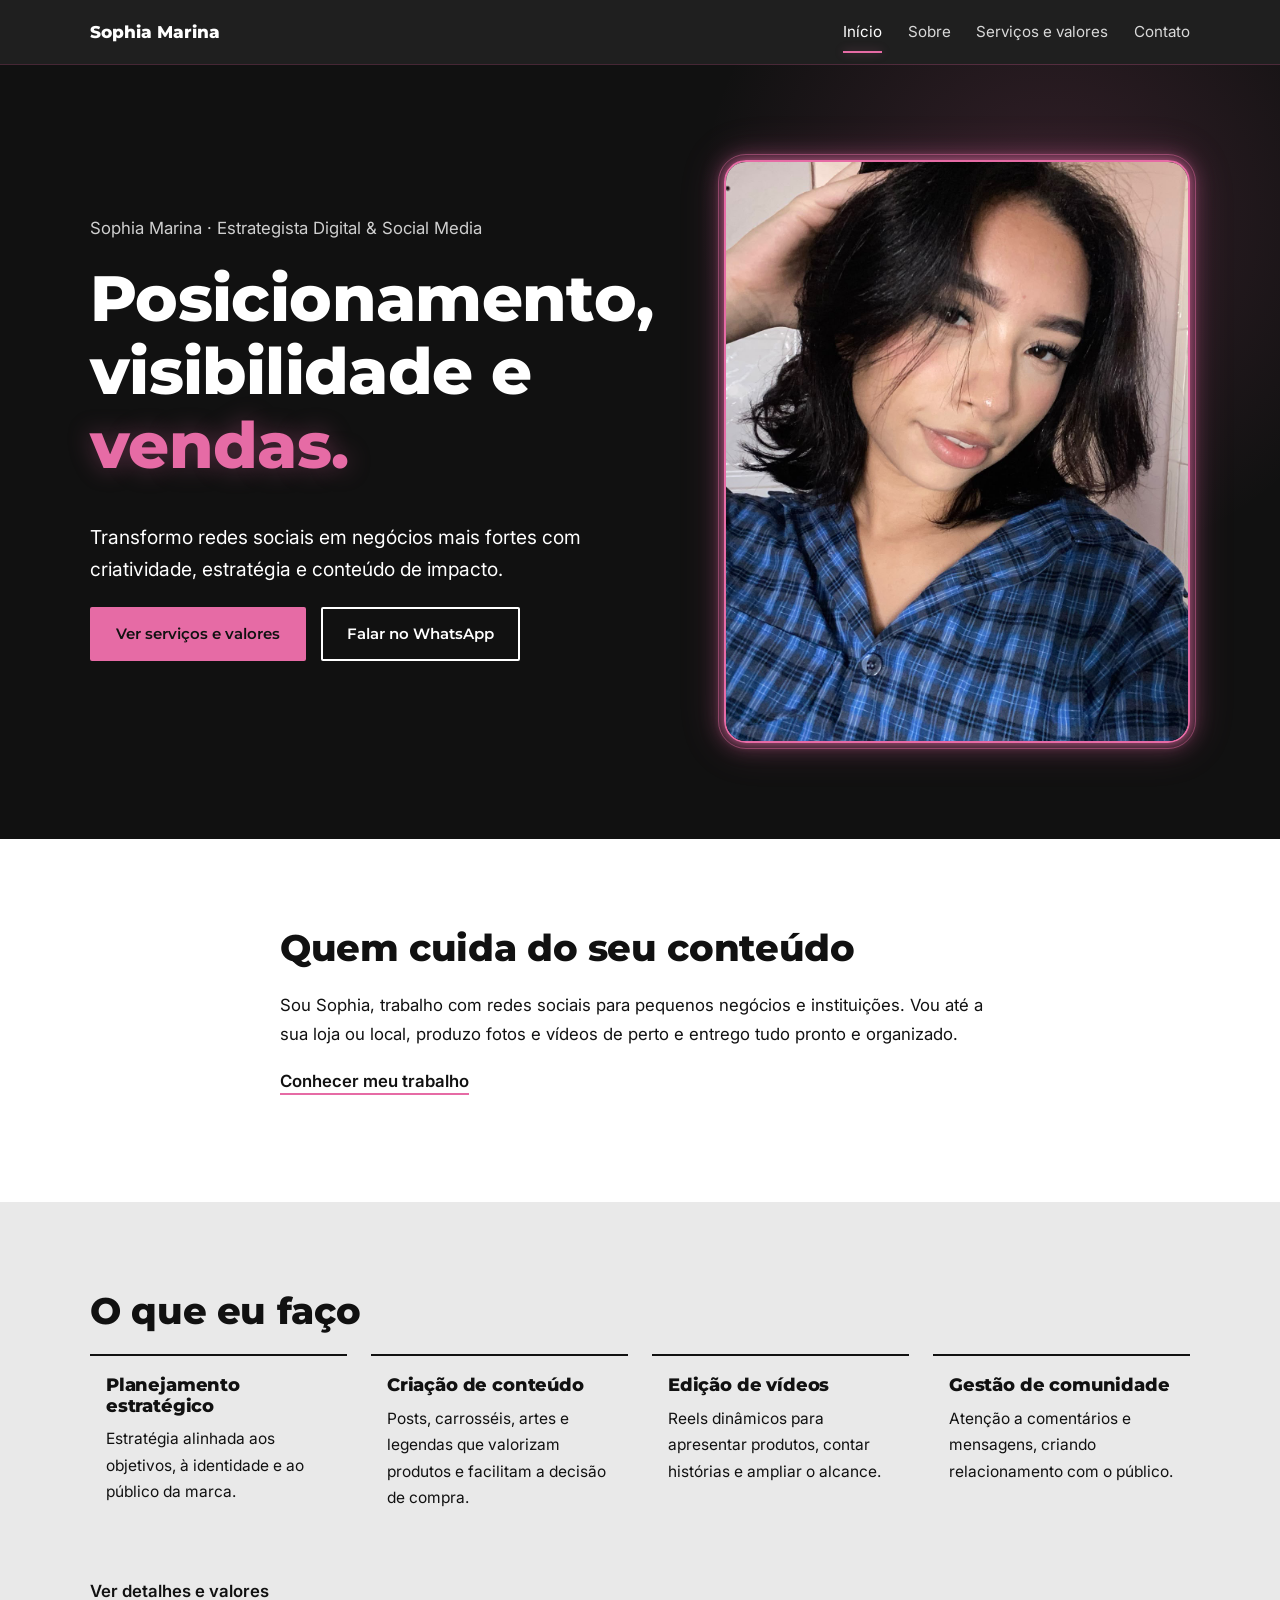
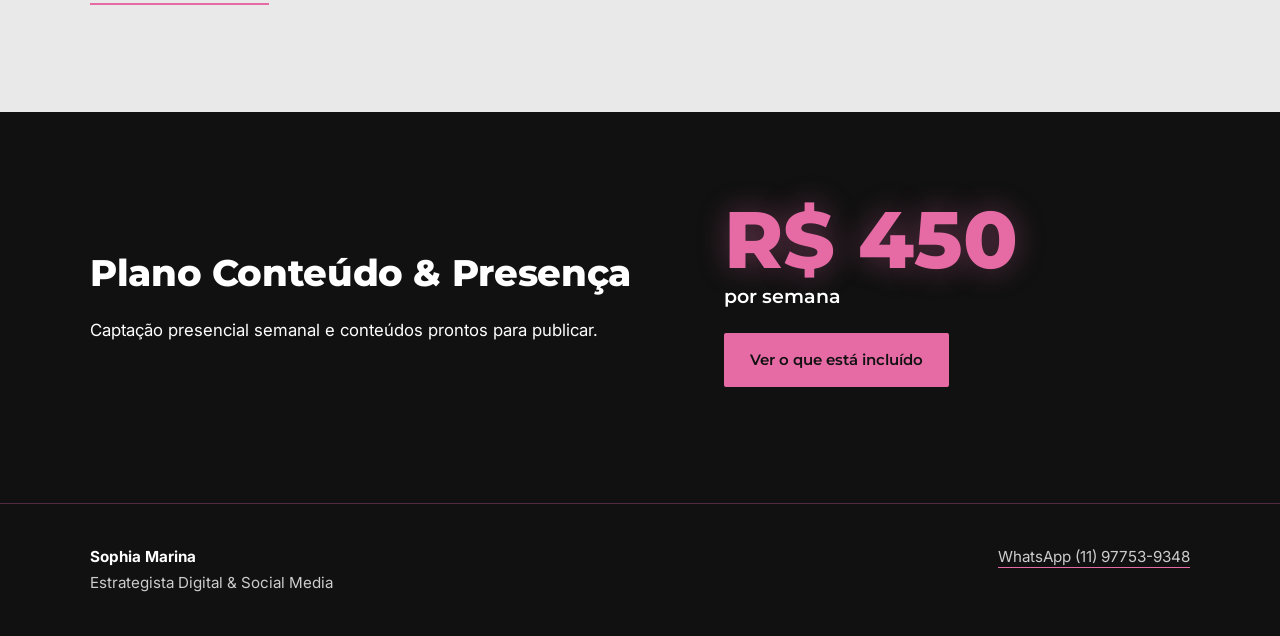
<file: index.html>
<!DOCTYPE html>
<html lang="pt-BR">
<head>
<meta charset="utf-8">
<meta name="viewport" content="width=device-width, initial-scale=1">
<title>Estrategista Digital & Social Media | Sophia Marina</title>
<meta name="description" content="Conteúdo, planejamento e comunicação para lojas de moda feminina, igrejas e instituições.">
<meta property="og:title" content="Estrategista Digital & Social Media | Sophia Marina">
<meta property="og:description" content="Conteúdo, planejamento e comunicação para lojas de moda feminina, igrejas e instituições.">
<meta property="og:image" content="assets/img/og.jpg">
<link rel="icon" href="assets/favicon.svg" type="image/svg+xml">
<link rel="stylesheet" href="https://fonts.googleapis.com/css2?family=Inter:wght@400;500;600&family=Montserrat:wght@600;800&display=swap">
<link rel="stylesheet" href="style.css">
</head>
<body>
<header class="top"><div class="bar">
<a class="brand" href="index.html">Sophia Marina</a>
<button class="burger" id="burger" aria-expanded="false" aria-controls="menu">Menu</button>
<nav id="menu" aria-label="Principal"><a href="index.html">Início</a><a href="sobre.html">Sobre</a><a href="servicos.html">Serviços e valores</a><a href="contato.html">Contato</a></nav>
</div></header>
<main>
<section class="hero"><div class="wrap split">
<div>
<p class="kicker">Sophia Marina · Estrategista Digital &amp; Social Media</p>
<h1>Posicionamento, visibilidade e <span class="pk">vendas.</span></h1>
<p class="lead">Transformo redes sociais em negócios mais fortes com criatividade, estratégia e conteúdo de impacto.</p>
<p><a class="btn" href="servicos.html">Ver serviços e valores</a> <a class="btn ghost" data-wa href="https://wa.me/5511977539348" target="_blank" rel="noopener noreferrer">Falar no WhatsApp</a></p>
</div>
<img class="portrait" src="assets/img/sophia.jpg" alt="Foto profissional de Sophia Marina">
</div></section>

<section class="sec"><div class="wrap narrow">
<h2>Quem cuida do seu conteúdo</h2>
<p>Sou Sophia, trabalho com redes sociais para pequenos negócios e instituições. Vou até a sua loja ou local, produzo fotos e vídeos de perto e entrego tudo pronto e organizado.</p>
<p><a class="link" href="sobre.html">Conhecer meu trabalho</a></p>
</div></section>

<section class="sec alt"><div class="wrap">
<h2>O que eu faço</h2>
<div class="grid4">
<div><h3>Planejamento estratégico</h3><p>Estratégia alinhada aos objetivos, à identidade e ao público da marca.</p></div>
<div><h3>Criação de conteúdo</h3><p>Posts, carrosséis, artes e legendas que valorizam produtos e facilitam a decisão de compra.</p></div>
<div><h3>Edição de vídeos</h3><p>Reels dinâmicos para apresentar produtos, contar histórias e ampliar o alcance.</p></div>
<div><h3>Gestão de comunidade</h3><p>Atenção a comentários e mensagens, criando relacionamento com o público.</p></div>
</div>
<p><a class="link" href="servicos.html">Ver detalhes e valores</a></p>
</div></section>

<section class="sec dark"><div class="wrap split">
<div><h2>Plano Conteúdo &amp; Presença</h2><p>Captação presencial semanal e conteúdos prontos para publicar.</p></div>
<div><p class="price"><span>R$ 450</span> por semana</p><p><a class="btn" href="servicos.html">Ver o que está incluído</a></p></div>
</div></section>
</main>
<footer class="foot"><div class="wrap"><p><b>Sophia Marina</b><br>Estrategista Digital &amp; Social Media</p><p><a data-wa href="https://wa.me/5511977539348" target="_blank" rel="noopener noreferrer">WhatsApp (11) 97753-9348</a></p></div></footer>
<script src="script.js"></script>
</body>
</html>
</file>
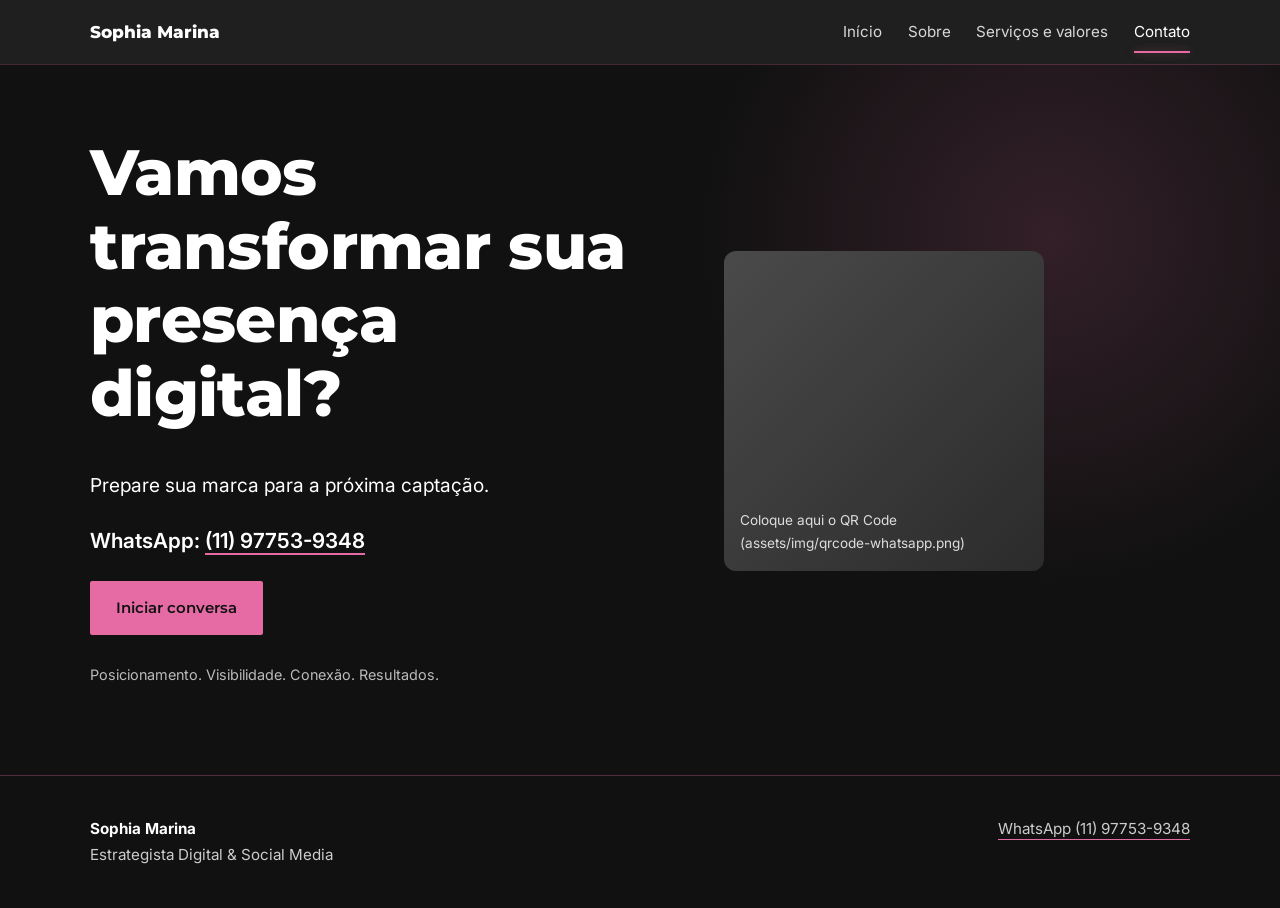
<file: contato.html>
<!DOCTYPE html>
<html lang="pt-BR">
<head>
<meta charset="utf-8">
<meta name="viewport" content="width=device-width, initial-scale=1">
<title>Contato | Sophia Marina</title>
<meta name="description" content="Fale com Sophia Marina pelo WhatsApp.">
<meta property="og:title" content="Contato | Sophia Marina">
<meta property="og:description" content="Fale com Sophia Marina pelo WhatsApp.">
<meta property="og:image" content="assets/img/og.jpg">
<link rel="icon" href="assets/favicon.svg" type="image/svg+xml">
<link rel="stylesheet" href="https://fonts.googleapis.com/css2?family=Inter:wght@400;500;600&family=Montserrat:wght@600;800&display=swap">
<link rel="stylesheet" href="style.css">
</head>
<body>
<header class="top"><div class="bar">
<a class="brand" href="index.html">Sophia Marina</a>
<button class="burger" id="burger" aria-expanded="false" aria-controls="menu">Menu</button>
<nav id="menu" aria-label="Principal"><a href="index.html">Início</a><a href="sobre.html">Sobre</a><a href="servicos.html">Serviços e valores</a><a href="contato.html">Contato</a></nav>
</div></header>
<main>
<section class="hero small-hero"><div class="wrap split">
<div><h1>Vamos transformar sua presença digital?</h1>
<p class="lead">Prepare sua marca para a próxima captação.</p>
<p class="big">WhatsApp: <a data-wa href="https://wa.me/5511977539348" target="_blank" rel="noopener noreferrer">(11) 97753-9348</a></p>
<p><a class="btn" data-wa href="https://wa.me/5511977539348" target="_blank" rel="noopener noreferrer">Iniciar conversa</a></p>
<p class="note">Posicionamento. Visibilidade. Conexão. Resultados.</p></div>
<div><div class="ph sq qr" data-img="qr" data-label="Coloque aqui o QR Code (assets/img/qrcode-whatsapp.png)"></div></div>
</div></section>
</main>
<footer class="foot"><div class="wrap"><p><b>Sophia Marina</b><br>Estrategista Digital &amp; Social Media</p><p><a data-wa href="https://wa.me/5511977539348" target="_blank" rel="noopener noreferrer">WhatsApp (11) 97753-9348</a></p></div></footer>
<script src="script.js"></script>
</body>
</html>
</file>
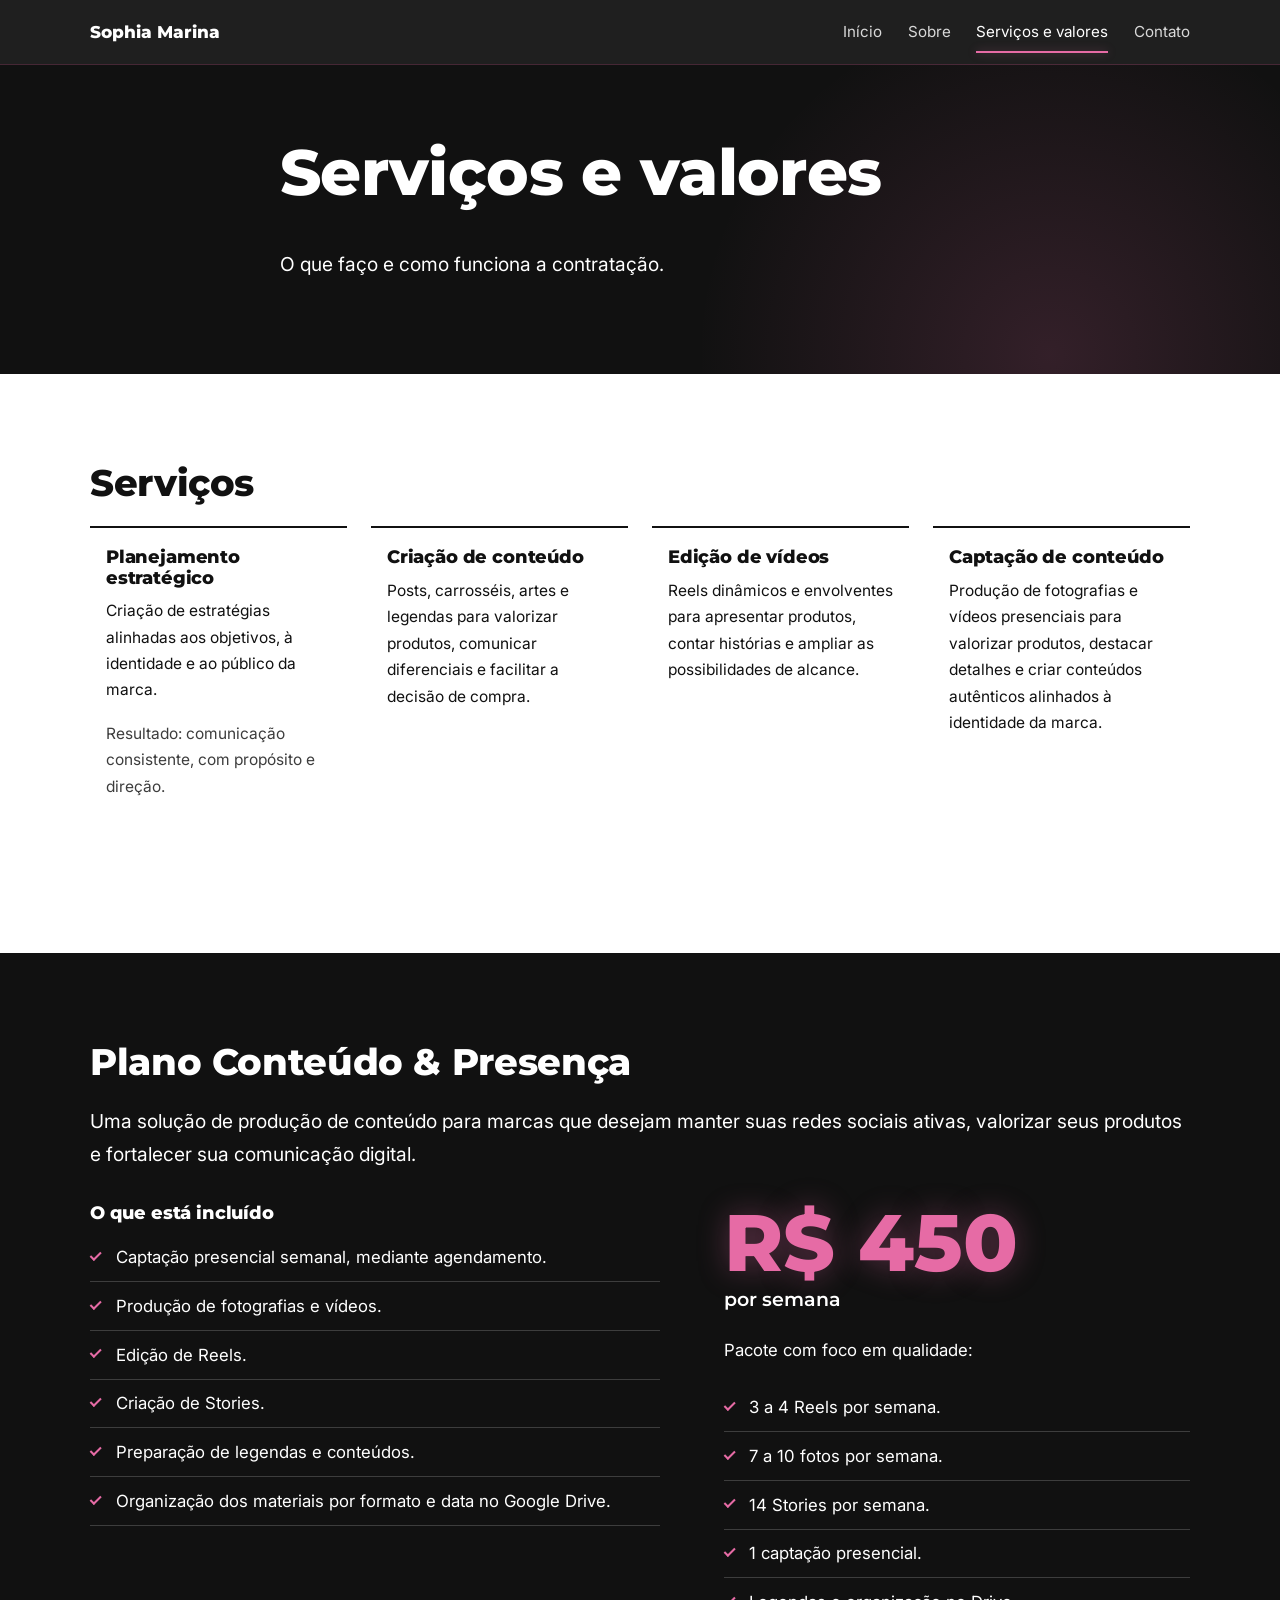
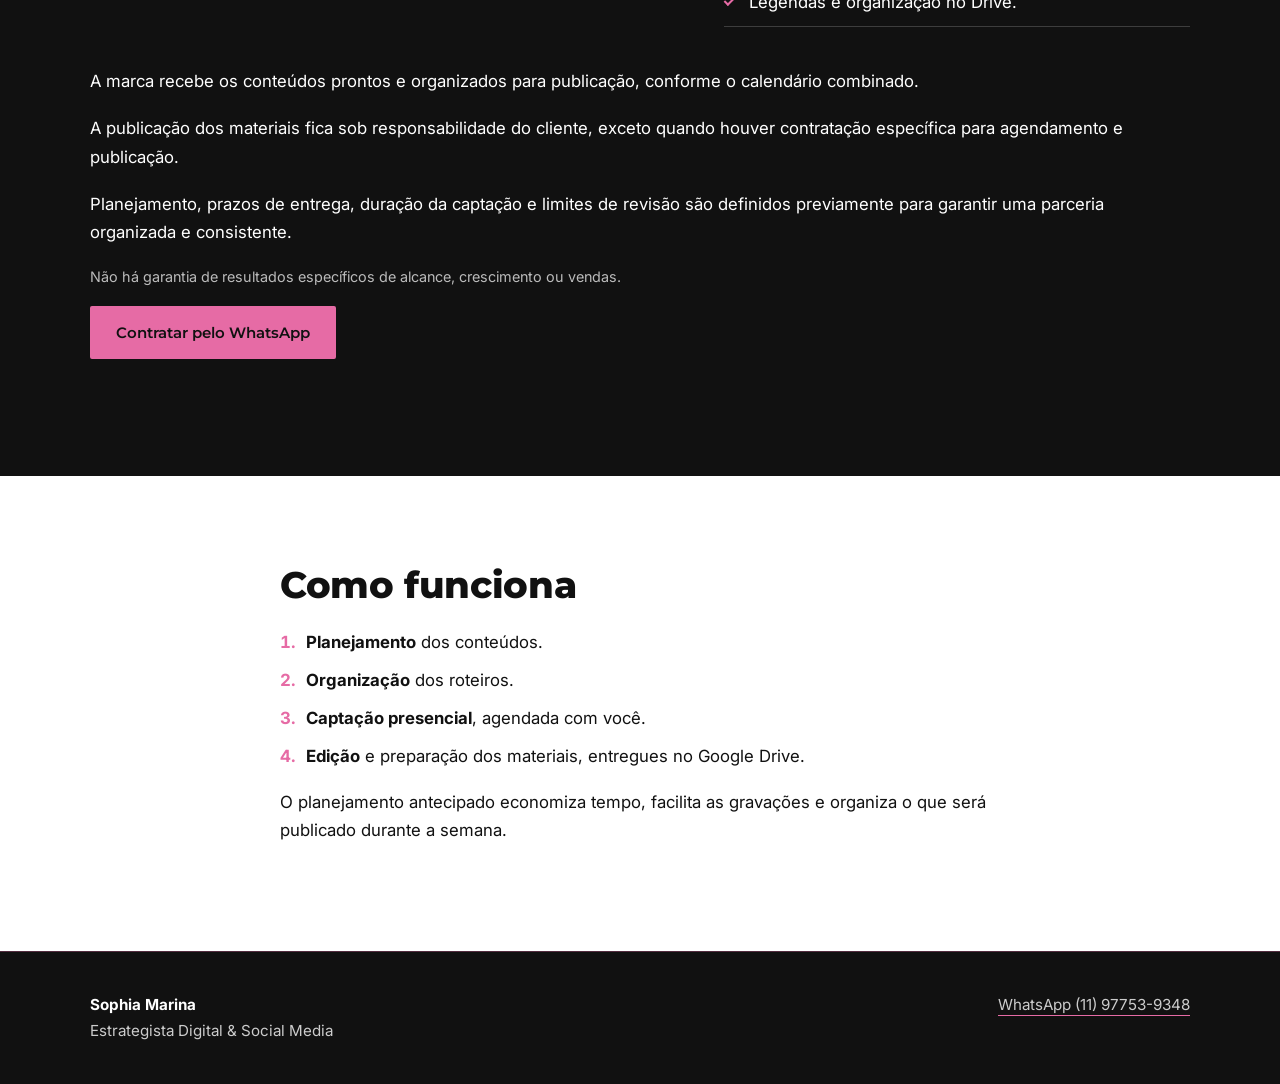
<file: servicos.html>
<!DOCTYPE html>
<html lang="pt-BR">
<head>
<meta charset="utf-8">
<meta name="viewport" content="width=device-width, initial-scale=1">
<title>Serviços e valores | Sophia Marina</title>
<meta name="description" content="Plano Conteúdo & Presença: captação presencial semanal, fotos, Reels, Stories e legendas por R$ 450,00 por semana.">
<meta property="og:title" content="Serviços e valores | Sophia Marina">
<meta property="og:description" content="Plano Conteúdo & Presença: captação presencial semanal, fotos, Reels, Stories e legendas por R$ 450,00 por semana.">
<meta property="og:image" content="assets/img/og.jpg">
<link rel="icon" href="assets/favicon.svg" type="image/svg+xml">
<link rel="stylesheet" href="https://fonts.googleapis.com/css2?family=Inter:wght@400;500;600&family=Montserrat:wght@600;800&display=swap">
<link rel="stylesheet" href="style.css">
</head>
<body>
<header class="top"><div class="bar">
<a class="brand" href="index.html">Sophia Marina</a>
<button class="burger" id="burger" aria-expanded="false" aria-controls="menu">Menu</button>
<nav id="menu" aria-label="Principal"><a href="index.html">Início</a><a href="sobre.html">Sobre</a><a href="servicos.html">Serviços e valores</a><a href="contato.html">Contato</a></nav>
</div></header>
<main>
<section class="hero small-hero"><div class="wrap narrow"><h1>Serviços e valores</h1>
<p class="lead">O que faço e como funciona a contratação.</p></div></section>

<section class="sec"><div class="wrap">
<h2>Serviços</h2>
<div class="grid4">
<div><h3>Planejamento estratégico</h3><p>Criação de estratégias alinhadas aos objetivos, à identidade e ao público da marca.</p><p class="note">Resultado: comunicação consistente, com propósito e direção.</p></div>
<div><h3>Criação de conteúdo</h3><p>Posts, carrosséis, artes e legendas para valorizar produtos, comunicar diferenciais e facilitar a decisão de compra.</p></div>
<div><h3>Edição de vídeos</h3><p>Reels dinâmicos e envolventes para apresentar produtos, contar histórias e ampliar as possibilidades de alcance.</p></div>
<div><h3>Captação de conteúdo</h3><p>Produção de fotografias e vídeos presenciais para valorizar produtos, destacar detalhes e criar conteúdos autênticos alinhados à identidade da marca.</p></div>
</div></div></section>

<section class="sec dark"><div class="wrap">
<h2>Plano Conteúdo &amp; Presença</h2>
<p class="lead">Uma solução de produção de conteúdo para marcas que desejam manter suas redes sociais ativas, valorizar seus produtos e fortalecer sua comunicação digital.</p>
<div class="split top-gap">
<div>
<h3>O que está incluído</h3>
<ul class="check"><li>Captação presencial semanal, mediante agendamento.</li><li>Produção de fotografias e vídeos.</li><li>Edição de Reels.</li><li>Criação de Stories.</li><li>Preparação de legendas e conteúdos.</li><li>Organização dos materiais por formato e data no Google Drive.</li></ul>
</div>
<div>
<p class="price"><span>R$ 450</span> por semana</p>
<p>Pacote com foco em qualidade:</p>
<ul class="check"><li>3 a 4 Reels por semana.</li><li>7 a 10 fotos por semana.</li><li>14 Stories por semana.</li><li>1 captação presencial.</li><li>Legendas e organização no Drive.</li></ul>
</div></div>
<p>A marca recebe os conteúdos prontos e organizados para publicação, conforme o calendário combinado.</p>
<p>A publicação dos materiais fica sob responsabilidade do cliente, exceto quando houver contratação específica para agendamento e publicação.</p>
<p>Planejamento, prazos de entrega, duração da captação e limites de revisão são definidos previamente para garantir uma parceria organizada e consistente.</p>
<p class="note">Não há garantia de resultados específicos de alcance, crescimento ou vendas.</p>
<p><a class="btn" data-wa href="https://wa.me/5511977539348" target="_blank" rel="noopener noreferrer">Contratar pelo WhatsApp</a></p>
</div></section>

<section class="sec"><div class="wrap narrow">
<h2>Como funciona</h2>
<ol class="steps"><li><b>Planejamento</b> dos conteúdos.</li><li><b>Organização</b> dos roteiros.</li><li><b>Captação presencial</b>, agendada com você.</li><li><b>Edição</b> e preparação dos materiais, entregues no Google Drive.</li></ol>
<p>O planejamento antecipado economiza tempo, facilita as gravações e organiza o que será publicado durante a semana.</p>
</div></section>
</main>
<footer class="foot"><div class="wrap"><p><b>Sophia Marina</b><br>Estrategista Digital &amp; Social Media</p><p><a data-wa href="https://wa.me/5511977539348" target="_blank" rel="noopener noreferrer">WhatsApp (11) 97753-9348</a></p></div></footer>
<script src="script.js"></script>
</body>
</html>
</file>
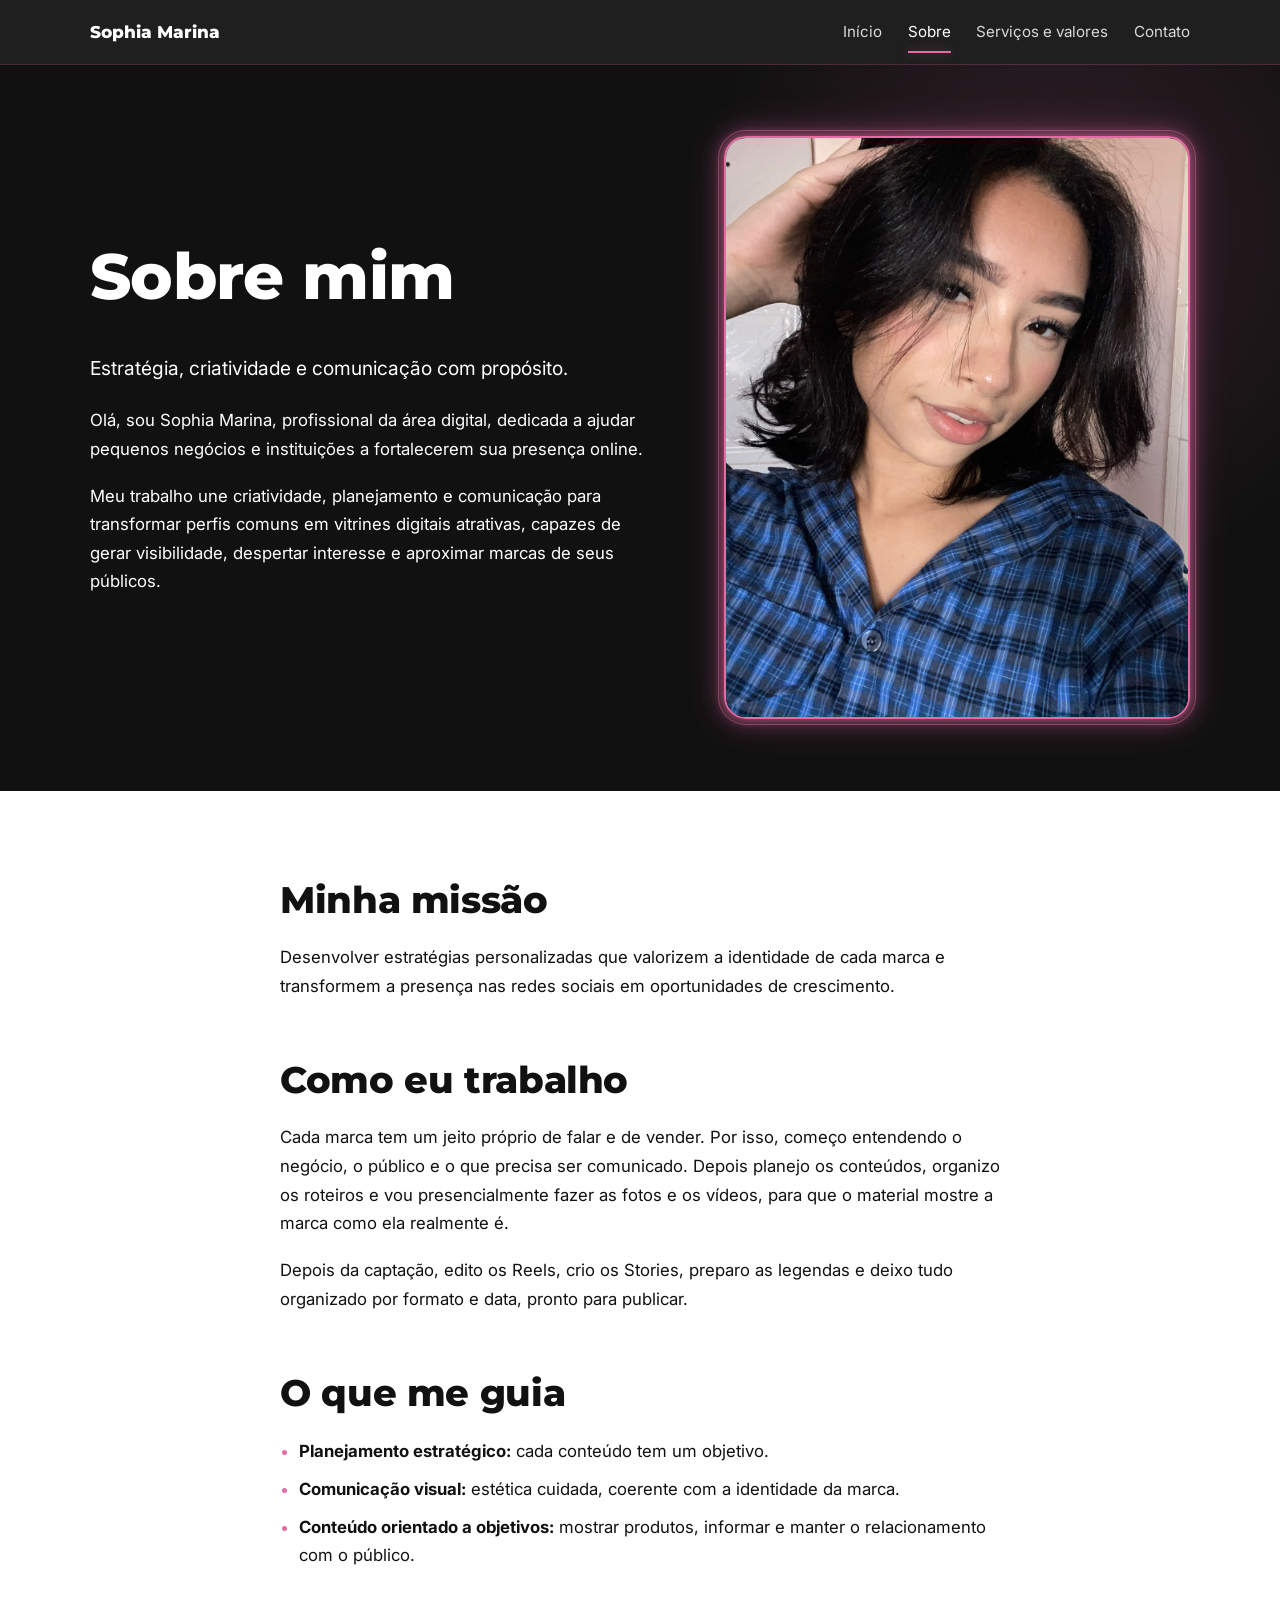
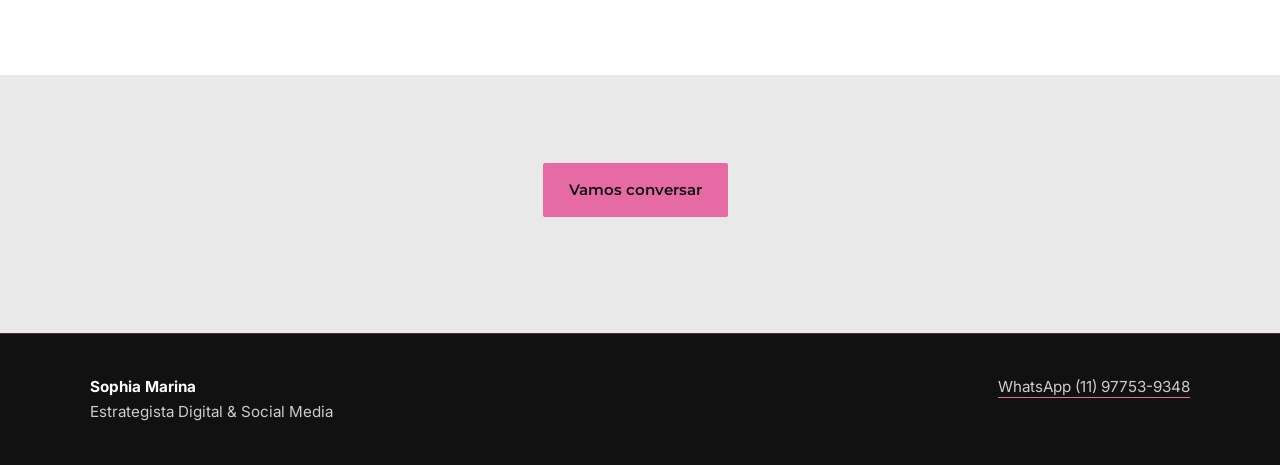
<file: sobre.html>
<!DOCTYPE html>
<html lang="pt-BR">
<head>
<meta charset="utf-8">
<meta name="viewport" content="width=device-width, initial-scale=1">
<title>Sobre | Sophia Marina</title>
<meta name="description" content="Conheça Sophia Marina, estrategista digital e social media, e sua forma de trabalhar.">
<meta property="og:title" content="Sobre | Sophia Marina">
<meta property="og:description" content="Conheça Sophia Marina, estrategista digital e social media, e sua forma de trabalhar.">
<meta property="og:image" content="assets/img/og.jpg">
<link rel="icon" href="assets/favicon.svg" type="image/svg+xml">
<link rel="stylesheet" href="https://fonts.googleapis.com/css2?family=Inter:wght@400;500;600&family=Montserrat:wght@600;800&display=swap">
<link rel="stylesheet" href="style.css">
</head>
<body>
<header class="top"><div class="bar">
<a class="brand" href="index.html">Sophia Marina</a>
<button class="burger" id="burger" aria-expanded="false" aria-controls="menu">Menu</button>
<nav id="menu" aria-label="Principal"><a href="index.html">Início</a><a href="sobre.html">Sobre</a><a href="servicos.html">Serviços e valores</a><a href="contato.html">Contato</a></nav>
</div></header>
<main>
<section class="hero small-hero"><div class="wrap split">
<div><h1>Sobre mim</h1>
<p class="lead">Estratégia, criatividade e comunicação com propósito.</p>
<p>Olá, sou Sophia Marina, profissional da área digital, dedicada a ajudar pequenos negócios e instituições a fortalecerem sua presença online.</p>
<p>Meu trabalho une criatividade, planejamento e comunicação para transformar perfis comuns em vitrines digitais atrativas, capazes de gerar visibilidade, despertar interesse e aproximar marcas de seus públicos.</p></div>
<img class="portrait" src="assets/img/sophia.jpg" alt="Foto profissional de Sophia Marina">
</div></section>

<section class="sec"><div class="wrap narrow">
<h2>Minha missão</h2>
<p>Desenvolver estratégias personalizadas que valorizem a identidade de cada marca e transformem a presença nas redes sociais em oportunidades de crescimento.</p>
<h2>Como eu trabalho</h2>
<p>Cada marca tem um jeito próprio de falar e de vender. Por isso, começo entendendo o negócio, o público e o que precisa ser comunicado. Depois planejo os conteúdos, organizo os roteiros e vou presencialmente fazer as fotos e os vídeos, para que o material mostre a marca como ela realmente é.</p>
<p>Depois da captação, edito os Reels, crio os Stories, preparo as legendas e deixo tudo organizado por formato e data, pronto para publicar.</p>
<h2>O que me guia</h2>
<ul class="plain"><li><b>Planejamento estratégico:</b> cada conteúdo tem um objetivo.</li><li><b>Comunicação visual:</b> estética cuidada, coerente com a identidade da marca.</li><li><b>Conteúdo orientado a objetivos:</b> mostrar produtos, informar e manter o relacionamento com o público.</li></ul>
</div></section>


<section class="sec alt">
    <div class="wrap" style="text-align: center;">
        <p>
            <a class="btn" data-wa href="https://wa.me/5511977539348"
               target="_blank" rel="noopener noreferrer">
                Vamos conversar
            </a>
        </p>
    </div>
</section>

</main>
<footer class="foot"><div class="wrap"><p><b>Sophia Marina</b><br>Estrategista Digital &amp; Social Media</p><p><a data-wa href="https://wa.me/5511977539348" target="_blank" rel="noopener noreferrer">WhatsApp (11) 97753-9348</a></p></div></footer>
<script src="script.js"></script>
</body>
</html>
</file>
<file: style.css>
:root{--black:#111111;--gray:#3D3D3D;--light:#E9E9E9;--white:#FFFFFF;--pink:#E66BA5;--pink-soft:#FFB4D7;
--glow:rgba(230,107,165,.35);--ease:cubic-bezier(.22,.61,.36,1);
--head:"Montserrat","Poppins","Segoe UI",Arial,sans-serif;--body:"Inter","Segoe UI",Roboto,Arial,sans-serif}
*,*::before,*::after{box-sizing:border-box}
html{scroll-behavior:smooth}
body{margin:0;font:1.05rem/1.7 var(--body);color:var(--black);background:var(--white);-webkit-text-size-adjust:100%}
img{max-width:100%;display:block}
a{color:inherit}
::selection{background:var(--pink);color:var(--black)}
:focus-visible{outline:3px solid var(--pink);outline-offset:3px;border-radius:2px}
h1,h2,h3{font-family:var(--head);font-weight:800;line-height:1.15;margin:0 0 .6em;letter-spacing:-.01em}
h1{font-size:clamp(2.2rem,5.5vw,4rem)}
h2{font-size:clamp(1.6rem,3.5vw,2.3rem);margin-top:1.6em}
h2:first-child{margin-top:0}
h3{font-size:1.1rem}
p{margin:0 0 1.1em}
.wrap{width:min(1100px,100% - 2.5rem);margin-inline:auto}
.narrow{max-width:720px}
.pk{color:var(--pink);text-shadow:0 0 24px var(--glow)}
.lead{font-size:1.2rem}
.note{font-size:.9rem;color:var(--gray)}
.big{font-size:1.3rem;font-weight:600}

/* ===== topo ===== */
.top{position:sticky;top:0;z-index:20;background:rgba(17,17,17,.94);-webkit-backdrop-filter:blur(8px);backdrop-filter:blur(8px);color:var(--white);box-shadow:0 1px 0 rgba(230,107,165,.25)}
.bar{width:min(1100px,100% - 2.5rem);margin:auto;display:flex;align-items:center;justify-content:space-between;min-height:64px}
.brand{font-family:var(--head);font-weight:800;text-decoration:none;transition:color .3s var(--ease),text-shadow .3s var(--ease)}
.brand:hover{color:var(--pink-soft);text-shadow:0 0 18px var(--glow)}
.top nav{display:flex;gap:1.6rem}
.top nav a{position:relative;text-decoration:none;font-size:.95rem;padding:.5rem 0;color:#d9d9d9;transition:color .3s var(--ease)}
.top nav a::after{content:"";position:absolute;left:0;right:0;bottom:0;height:2px;background:var(--pink);transform:scaleX(0);transform-origin:left;transition:transform .35s var(--ease);box-shadow:0 0 10px var(--glow)}
.top nav a:hover,.top nav a[aria-current]{color:var(--white)}
.top nav a:hover::after,.top nav a[aria-current]::after{transform:scaleX(1)}
.burger{display:none;min-height:44px;padding:0 1rem;background:none;color:var(--white);border:1px solid var(--gray);font:inherit;cursor:pointer;transition:border-color .3s,box-shadow .3s}
.burger:hover{border-color:var(--pink);box-shadow:0 0 12px var(--glow)}

/* ===== botões e links ===== */
.btn{display:inline-block;min-height:48px;padding:.75rem 1.5rem;background:var(--pink);color:var(--black);font-family:var(--head);font-weight:600;font-size:.95rem;text-decoration:none;margin:0 .6rem .6rem 0;border:2px solid var(--pink);border-radius:2px;box-shadow:0 0 0 rgba(230,107,165,0);transition:transform .3s var(--ease),box-shadow .3s var(--ease),background .3s,color .3s,border-color .3s}
.btn:hover{background:var(--white);border-color:var(--white);transform:translateY(-3px);box-shadow:0 8px 22px var(--glow)}
.btn:active{transform:translateY(-1px)}
.btn.ghost{background:transparent;border-color:currentColor;color:inherit}
.btn.ghost:hover{background:var(--pink);border-color:var(--pink);color:var(--black)}
.link{font-weight:600;text-decoration:none;background:linear-gradient(var(--pink),var(--pink)) 0 100%/100% 2px no-repeat;padding-bottom:4px;transition:background-size .35s var(--ease),color .3s}
.link:hover{background-size:100% 100%;color:var(--black)}
.big a,.foot a{text-decoration-color:var(--pink);text-underline-offset:5px;transition:color .3s,text-shadow .3s}
.big a:hover,.foot a:hover{color:var(--pink-soft);text-shadow:0 0 14px var(--glow)}

/* ===== seções ===== */
.hero{position:relative;overflow:hidden;background:var(--black);color:var(--white);padding:clamp(3rem,8vw,6rem) 0}
.hero::before{content:"";position:absolute;right:-12%;top:-30%;width:60%;aspect-ratio:1;background:radial-gradient(circle,rgba(230,107,165,.16),transparent 65%);pointer-events:none}
.hero>.wrap{position:relative}
.hero .note{color:#bbb}
.hero a{color:var(--white)}
.hero .btn{color:var(--black)}.hero .btn.ghost{color:var(--white)}.hero .btn.ghost:hover{color:var(--black)}
.kicker{margin-bottom:1.2rem;color:#cfcfcf}
.small-hero{padding:clamp(2.5rem,6vw,4.5rem) 0}
.sec{padding:clamp(3rem,7vw,5.5rem) 0}
.alt{background:var(--light)}
.dark{background:var(--black);color:var(--white)}
.dark .note{color:#bbb}
.split{display:grid;grid-template-columns:1.1fr .9fr;gap:clamp(2rem,5vw,4rem);align-items:center}
.top-gap{margin:2rem 0 1rem;align-items:start}
.grid4{display:grid;grid-template-columns:repeat(4,1fr);gap:1.5rem;margin-bottom:2rem}
.grid2{display:grid;grid-template-columns:1fr 1fr;gap:2.5rem;margin-bottom:1.5rem}
.grid4 p,.grid2 p{font-size:.97rem}

/* itens de serviço com destaque suave ao passar o mouse */
.grid4>div{position:relative;padding:1.2rem 1rem 1rem;border-top:2px solid var(--black);transition:transform .35s var(--ease),background .35s,box-shadow .35s var(--ease),border-color .35s}
.grid4>div::before{content:"";position:absolute;left:0;top:-2px;height:2px;width:0;background:var(--pink);box-shadow:0 0 10px var(--glow);transition:width .45s var(--ease)}
.grid4>div:hover{transform:translateY(-5px);background:var(--white);box-shadow:0 12px 28px rgba(17,17,17,.1)}
.grid4>div:hover::before{width:100%}
.alt .grid4>div:hover{background:var(--white)}
.dark .grid4>div{border-color:var(--gray)}
.dark .grid4>div:hover{background:rgba(255,255,255,.05);box-shadow:0 12px 28px rgba(0,0,0,.4)}
.grid2>div{transition:transform .35s var(--ease)}
.grid2>div:hover{transform:translateY(-4px)}
.grid2>div:hover .ph{box-shadow:0 10px 30px var(--glow)}

.plain{padding-left:1.2rem}.plain li{margin-bottom:.6rem}
.plain li::marker{color:var(--pink)}
.check{list-style:none;padding:0;margin:0 0 1.5rem}
.check li{padding:.6rem 0 .6rem 1.6rem;position:relative;border-bottom:1px solid var(--gray);transition:padding-left .3s var(--ease),color .3s,border-color .3s}
.check li::before{content:"";position:absolute;left:0;top:1.15rem;width:.7rem;height:.35rem;border-left:2px solid var(--pink);border-bottom:2px solid var(--pink);transform:rotate(-45deg);transition:filter .3s}
.check li:hover{padding-left:2rem;border-color:var(--pink)}
.check li:hover::before{filter:drop-shadow(0 0 4px var(--pink))}
.price{font-family:var(--head);font-weight:600;font-size:1.2rem}
.price span{display:block;font-weight:800;font-size:clamp(3rem,8vw,5rem);line-height:1;color:var(--pink);text-shadow:0 0 30px var(--glow);transition:text-shadow .4s var(--ease)}
.price:hover span{text-shadow:0 0 42px rgba(230,107,165,.6)}
.steps{padding-left:1.3rem}.steps li{margin-bottom:.6rem;padding-left:.3rem}
.steps li::marker{color:var(--pink);font-weight:700}
.case{display:grid;grid-template-columns:130px 1fr;gap:.5rem 1.5rem;margin:0 0 1.5rem}
.case dt{font-weight:700;font-family:var(--head)}.case dd{margin:0;color:var(--gray)}

/* galeria */
.gallery{display:grid;grid-template-columns:repeat(3,1fr);gap:1.5rem}
.gallery figure{margin:0;transition:transform .4s var(--ease)}
.gallery figure:hover{transform:translateY(-5px)}
.gallery figure:hover .ph{box-shadow:0 12px 30px var(--glow)}
figcaption{font-size:.9rem;margin-top:.5rem;transition:color .3s}
.gallery figure:hover figcaption{color:var(--pink)}

/* ===== imagens e espaços reservados ===== */
.ph{position:relative;overflow:hidden;background:linear-gradient(135deg,#d9d9d9,#c4c4c4);color:var(--gray);display:flex;align-items:flex-end;padding:1rem;font-size:.85rem;margin-bottom:1rem;border-radius:12px;transition:transform .5s var(--ease),box-shadow .5s var(--ease)}
.hero .ph,.dark .ph{background:linear-gradient(135deg,#4a4a4a,#2b2b2b);color:#ddd}
.ph::after{content:attr(data-label)}
.ph.loaded{padding:0}.ph.loaded::after{display:none}
.ph img{position:absolute;inset:0;width:100%;height:100%;object-fit:cover;transition:transform .8s var(--ease)}
.ph:hover img{transform:scale(1.04)}
.portrait,.tall{aspect-ratio:4/5}.wide{aspect-ratio:16/10}.sq{aspect-ratio:1/1;max-width:320px}
.qr{background:var(--white);color:#333}

/* foto da Sophia: moldura rosa com brilho suave */
.portrait{border:2px solid var(--pink);border-radius:22px;outline:1px solid rgba(230,107,165,.45);outline-offset:5px;
box-shadow:0 0 8px 2px rgba(230,107,165,.45),0 0 20px 5px rgba(230,107,165,.3),0 0 38px 8px rgba(230,107,165,.15);
transition:transform .6s var(--ease),box-shadow .6s var(--ease),border-color .6s var(--ease),outline-offset .6s var(--ease)}
.portrait:hover{transform:translateY(-4px);border-color:var(--pink-soft);outline-offset:8px;
box-shadow:0 0 10px 3px rgba(230,107,165,.55),0 0 25px 7px rgba(230,107,165,.35),0 0 45px 10px rgba(230,107,165,.2)}

/* ===== rodapé ===== */
.foot{background:var(--black);color:#ccc;padding:2.5rem 0;font-size:.95rem;border-top:1px solid rgba(230,107,165,.3)}
.foot .wrap{display:flex;justify-content:space-between;gap:1rem;flex-wrap:wrap}
.foot p{margin:0}.foot b{color:var(--white)}

/* ===== entrada suave (uma vez, ao carregar a página) ===== */
@keyframes rise{from{opacity:0;transform:translateY(14px)}to{opacity:1;transform:none}}
.hero .wrap>*{animation:rise .8s var(--ease) both}
.hero .wrap>*:nth-child(2){animation-delay:.12s}
.sec .wrap>h2:first-child{animation:rise .7s var(--ease) both}

/* ===== responsivo ===== */
@media (max-width:900px){
 .burger{display:block}
 .top nav{display:none;position:absolute;top:64px;left:0;right:0;flex-direction:column;gap:0;background:var(--black);padding:0 1.25rem 1rem;border-bottom:1px solid rgba(230,107,165,.3)}
 .top nav.open{display:flex}
 .top nav a{padding:.9rem 0;border-bottom:1px solid var(--gray)}
 .top nav a::after{display:none}
 .top nav a[aria-current]{color:var(--pink)}
 .split,.grid2{grid-template-columns:1fr}
 .grid4{grid-template-columns:1fr 1fr}
 .portrait{max-width:380px}
}
@media (max-width:560px){
 body{font-size:1rem}
 .grid4,.gallery,.case{grid-template-columns:1fr}
}
@media (hover:none){
 .grid4>div:hover,.grid2>div:hover,.gallery figure:hover,.portrait:hover,.btn:hover{transform:none}
}
@media (prefers-reduced-motion:reduce){
 html{scroll-behavior:auto}
 *,*::before,*::after{transition:none!important;animation:none!important}
}


/* ===== ajustes responsivos adicionais ===== */
html {
  width: 100%;
  overflow-x: clip;
}
body {
  min-width: 0;
  overflow-wrap: anywhere;
}
.wrap,
.bar {
  width: min(1100px, calc(100% - 2.5rem));
}
button,
input,
select,
textarea {
  max-width: 100%;
}
iframe,
video,
canvas,
svg {
  max-width: 100%;
}
.split > *,
.grid2 > *,
.grid4 > *,
.gallery > *,
.case > * {
  min-width: 0;
}
.ph img {
  object-position: center;
}
.btn {
  white-space: normal;
  text-align: center;
}
.case dd {
  overflow-wrap: anywhere;
}

@media (max-width: 900px) {
  .bar {
    gap: 1rem;
  }
  .brand {
    min-width: 0;
    overflow-wrap: anywhere;
  }
  .split {
    gap: 2rem;
  }
  .grid2 {
    gap: 1.5rem;
  }
  .grid4 {
    gap: 1rem;
  }
  .gallery {
    grid-template-columns: repeat(2, minmax(0, 1fr));
    gap: 1rem;
  }
  .case {
    grid-template-columns: minmax(100px, .35fr) minmax(0, 1fr);
  }
}

@media (max-width: 560px) {
  .wrap,
  .bar {
    width: calc(100% - 2rem);
  }
  .bar {
    min-height: 60px;
  }
  .top nav {
    top: 60px;
  }
  .hero {
    padding-block: 3rem;
  }
  .sec {
    padding-block: 3rem;
  }
  .small-hero {
    padding-block: 2.5rem;
  }
  .lead {
    font-size: 1.08rem;
  }
  .big {
    font-size: 1.12rem;
  }
  .grid4,
  .grid2,
  .gallery,
  .case {
    grid-template-columns: minmax(0, 1fr);
  }
  .grid4 {
    gap: .75rem;
  }
  .grid4 > div {
    padding: 1rem .75rem;
  }
  .gallery {
    gap: 1.25rem;
  }
  .portrait,
  .tall {
    aspect-ratio: 4 / 5;
  }
  .portrait {
    width: min(100%, 340px);
    margin-inline: auto;
  }
  .sq {
    max-width: min(100%, 320px);
  }
  .case {
    gap: .25rem;
  }
  .case dt {
    margin-top: .5rem;
  }
  .btn {
    margin-right: .35rem;
    padding: .7rem 1rem;
  }
  .foot .wrap {
    flex-direction: column;
  }
}

@media (max-width: 360px) {
  .wrap,
  .bar {
    width: calc(100% - 1.25rem);
  }
  h1 {
    font-size: clamp(1.9rem, 9vw, 2.4rem);
  }
  .burger {
    padding-inline: .65rem;
  }
}
</file>
